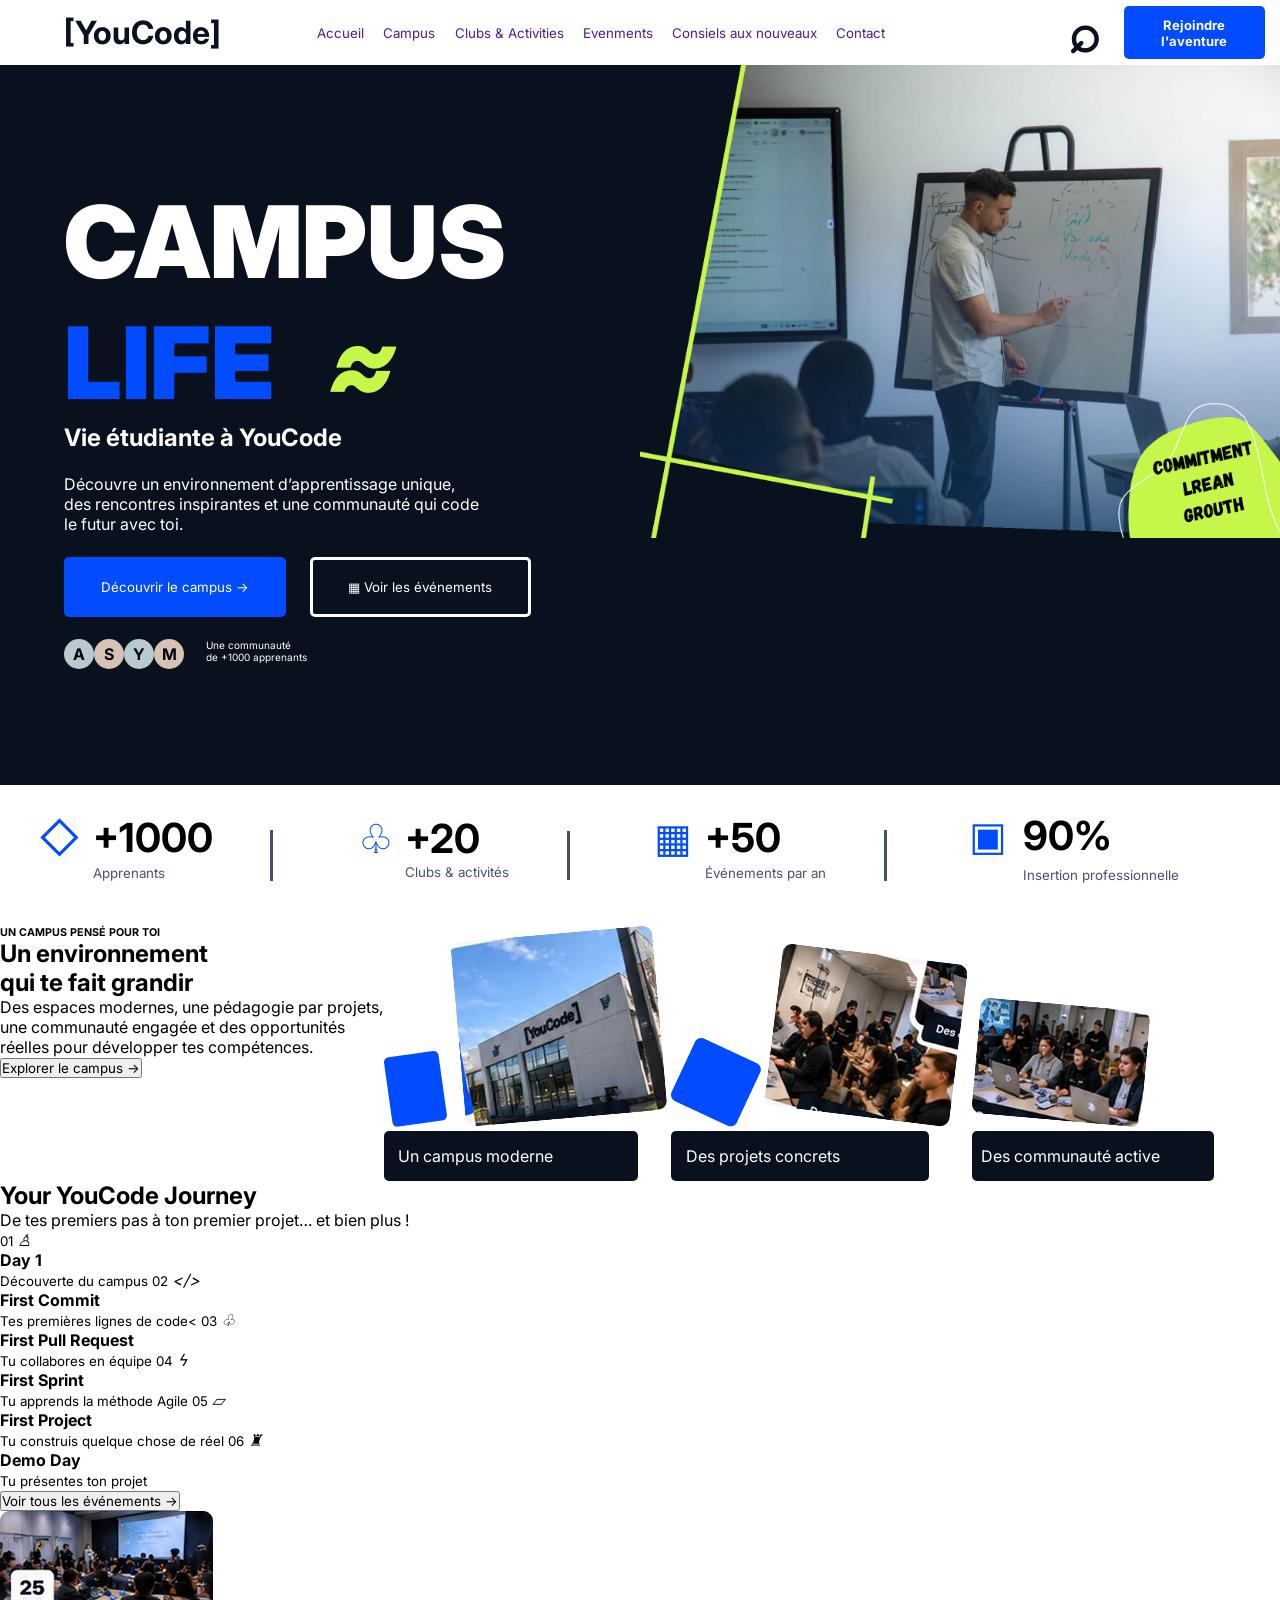
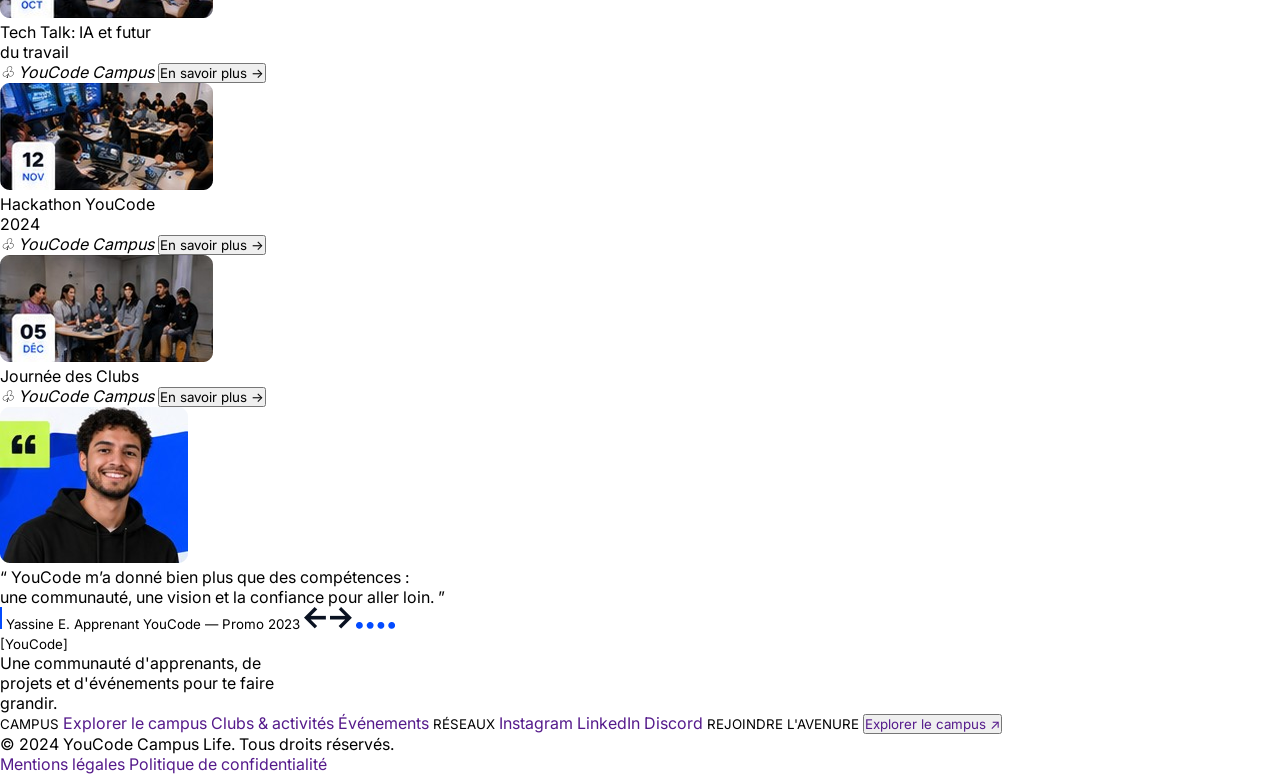
<file: Home/index.html>
<!DOCTYPE html>
<html lang="en">
<head>
  <link rel="icon" href="" type="">
  <meta charset="UTF-8">
  <meta name="viewport" content="width=device-width, initial-scale=1.0">
  <title>Campus life</title>
  <!-- <link rel="icon" type="image/x-icon" href="../assets/"> -->
  <link rel="stylesheet" href="style.css">
</head>
<body>
  <!-- 01 · Navigation -->
  <header>

    <nav>
      <a id="youcode-logo" href="">[YouCode]</a>
      <ul id="nav-links">
          <a href="">Accueil</a>
          <a href="">Campus</a>
          <a href="">Clubs & Activities</a>
          <a href="">Evenments</a>
          <a href="">Consiels  aux nouveaux</a>
          <a href="">Contact</a>
      </ul>
      <div id="nav-btns">
        <button id="search-btn">⌕</button>
        <button id="Rejoindre-btn">Rejoindre <br>l'aventure</button>
      </div>
    </nav>

  </header>
  <!-- END -->

  <main>
    <!-- 02 · Hero Campus Life -->
    <section id="hero-campus-life">

          <div id="hero-campus-div">

              <div>
              <span id="CLC">
                <h1 id="campus">CAMPUS</h1> <br>
                <h1 id="life">LIFE</h1>
                <i id="curv">≈</i>
              </span>

              <h2 hero-h2>Vie étudiante à YouCode</h2>

              <p id="hero-p">
                Découvre un environnement d’apprentissage unique,<br>
                des rencontres inspirantes et une communauté qui code <br>
                le futur avec toi.
              </p>
          </div>
          
          <div id="hero-btns">
            <button id="decouvrir-btn">Découvrir le campus →</button>
            <button id="événements-btn">▦  Voir les événements</button>
          </div>
          
          <div id="smalls">
            <span id="A">A</span>
            <span id="S">S</span>
            <span id="Y">Y</span>
            <span id="M">M</span>

            <p id="hero-last-p">Une communauté <br>
               de +1000 apprenants
            </p>

          </div>
          </div>
      

      <div id="hero-div-img">
        <img id="hero-img" src="../assets/Hero Campus Life/HERO.png" alt="">
      </div>

    </section>
    <!-- END -->

    <!-- 03 · Chiffres clés -->
    <section id="Chiffres-clés">

      <div class="analytics">
        <span class="icon2">◇</span>
        <span class="detail">

          <small class="num">+1000</small> <br>
          <small class="under-num">Apprenants</small>

        </span>
      </div>

      <div class="analytics">
        <span class="icon2">♧</span>
        <span class="detail">

          <small class="num">+20</small> <br>
          <small class="under-num">Clubs & activités</small>

        </span>

      </div>

      <div class="analytics">
        <span class="icon2">▦</span>
        <span class="detail">

          <small class="num">+50</small> <br>
          <small class="under-num">Événements par an</small>

        </span>
      </div>

      <div id="analytics-noBorder" class="analytics">
        <span class="icon2">▣</span>
        <span class="detail">

          <small class="num">90%</small> <br>
          <small class="under-num">Insertion professionnelle</small>

        </span>
      </div>

    </section>
    <!-- END -->

    <!-- 04 · Campus -->
    <section id="Campus">

      <div id="campus-details">
        <h6>UN CAMPUS PENSÉ POUR TOI</h6>
        <h2>Un environnement <br>
        qui te fait grandir</h2>
        <p>Des espaces modernes, une pédagogie par projets,<br>
          une communauté engagée et des opportunités <br>
          réelles pour développer tes compétences.</p>

          <button>Explorer le campus →</button>
      </div>

      <div id="campus-imgs">
        <span>
          <img src="../assets\campus\Accent bleu.png" alt="">
          <img src="../assets\campus\Photo · Campus.png" alt="">
          <div id="shape">Un campus moderne</div>

        </span>
        <span>
          <img src="../assets\campus\Accent violet.png" alt="">
          <img src="../assets\campus\Photo · Projets.png" alt="">
          <div id="shape">Des projets concrets</div>

        </span>
        <span>
          <img src="../assets\campus\Photo · Communauté.png" alt="">
          <div id="shape">Des communauté active</div>

        </span>
      </div>

    </section>
    <!-- END -->

    <!-- 05 · Your YouCode Journey -->
    <section id="Your-YouCode-Journey">
      <div>
        <h1>Your YouCode Journey</h1>
        <p>De tes premiers pas à ton premier projet… et bien plus !</p>

      </div>

      <div>

        <span>
          <small>01</small>
          <i>♙</i>
          <h4>Day 1</h4>
          <small>Découverte du campus</small>
        </span>

        <span>
          <small>02</small>
          <i>&lt;/&gt;</i>
          <h4>First Commit</h4>
          <small>Tes premières lignes de code<</small>
        </span>

        <span>
          <small>03</small>
          <i>♧</i>
          <h4>First Pull Request</h4>
          <small>Tu collabores en équipe</small>
        </span>

        <span>
          <small>04</small>
          <i>ϟ</i>
          <h4>First Sprint</h4>
          <small>Tu apprends la méthode Agile</small>
        </span>

        <span>
          <small>05</small>
          <i>▱</i>
          <h4>First Project</h4>
          <small>Tu construis quelque chose de réel</small>
        </span>

        <span>
          <small>06</small>
          <i>♜</i>
          <h4>Demo Day</h4>
          <small>Tu présentes ton projet</small>
        </span>

      </div>


    </section>
    <!-- END -->

    <!-- 06 · Événements -->
    <section id="Événements">
      <div>
        <small></small>
        <h3></h3>
        <p></p>
        <button>Voir tous les événements →</button>
      </div>

      <div>
        <img src="../assets/favicon/Événements/Photo · Événement 1.png" alt="">
        <p>Tech Talk: IA et futur <br>
          du travail</p>
        <i>♧  YouCode Campus</i>
        <button>En savoir plus →</button>
      </div>

      <div>
        <img src="../assets/favicon/Événements/Photo · Événement 2.png" alt="">
        <p>Hackathon YouCode <br>
          2024<br></p>
        <i>♧  YouCode Campus</i>
        <button>En savoir plus →</button>
      </div>

      <div>
        <img src="../assets/favicon/Événements/Photo · Événement 3.png" alt="">
        <p>Journée des Clubs</p>
        <i>♧  YouCode Campus</i>
        <button>En savoir plus →</button>
      </div>

    </section>
    <!-- END -->

    <!-- 07 · Témoignage -->
    <section id="Témoignage">
      <img src="../assets/favicon/Témoignage/Photo · Yassine.png" alt="">
      <p>“ YouCode m’a donné bien plus que des compétences : <br>
      une communauté, une vision et la confiance pour aller loin. ”</p>
      <i><img src="../assets/favicon/Témoignage/Accent auteur.png" alt=""></i>
      <small>Yassine E.</small>
      <small>Apprenant YouCode — Promo 2023</small>
      <span>
        <img src="../assets/favicon/Témoignage/←.png" alt="">
        <img src="../assets/favicon/Témoignage/→.png" alt="">
      </span>
      <i><img src="../assets/favicon/Témoignage/● ● ● ●.png" alt=""></i>
    </section>
    <!-- END -->
  </main>
  <!-- END Main -->

  <footer>
    <div id="footer-Layout">

      <div id="footer-top">

      <div id="brand">
        <small>[YouCode]</small>
        <p>Une communauté d'apprenants, de <br>
        projets et d'événements pour te faire <br>
        grandir.</p>
      </div>

      <div id="links">

        <span id="campus-liks">
          <small>CAMPUS</small>
          <a href="">Explorer le campus</a>
          <a href="">Clubs & activités</a>
          <a href="">Événements</a>
        </span>
      

        <span id="RÉSEAUX">
          <small>RÉSEAUX</small>
          <a href="">Instagram</a>
          <a href="">LinkedIn</a>
          <a href="">Discord</a>
        </span>

        <span id="CTA">
          <small>REJOINDRE L'AVENURE</small>
          <button>
            <a href="">Explorer le campus ↗</a>
          </button>
        </span>

      </div>
      <!-- END footer-top -->

       <!-- buttom -->
      <div id="footer-buttom">
        <p>&copy; 2024 YouCode Campus Life. Tous droits réservés.</p>
      </div>

      <div>
        <a href="">Mentions légales</a>
        <a href="">Politique de confidentialité</a>
      </div>
      
    </div>
    <!-- END Layout -->
  </footer>

</body>
</html>
</file>
<file: Home/style.css>
@font-face {
  font-family: Inter;
  src: url("../fonts/Inter-VariableFont_opsz\,wght.ttf");
}
*{
  font-family: "Inter";
  box-sizing: border-box;
  margin: 0;
  padding: 0;
}
body{
  padding: 0;
  margin: 0;
}

a{
  text-decoration: none;
}
section{
  margin: 0;
}


nav{
  background-color: #FFFFFF;
  margin: 0;
  display: flex;
  align-items: center;
  white-space: nowrap;
  
  #youcode-logo{
      color: #0A1222;
      margin-left:5%;
      font-weight:bolder;
      font-size:xx-large;
      display: flex;
      flex-grow: 1; 
    }
    #nav-links{
      font-size:smaller;
      justify-content: space-between;
      padding: 0;
      margin: 0;
      color: #0A1222;
      flex-grow: 3;

      a{
          margin: 0 1%;
      }
      a:hover{
        border-bottom: solid #034BFF;
        color: #034BFF;
      } 
    }

    #nav-btns{
      display: flex;
      flex-grow: 1;
      margin-right: 2%;

      #search-btn{
        margin-right: 10%;
        padding-top: 0;
        color: #0A1222;
        background: none;
        border: none;
        font-size: 6vh;
        font-weight: bolder;
        
      }
      #Rejoindre-btn{
        background: #034BFF;
        color: #FFFFFF;
        font-weight: bold;
        font-size: small;
        border-radius: 5px ;
        border: #034BFF;
        padding: 0 20%;
        margin: 3%;
      }
    }
}

/* hero-capus-life */
#hero-campus-life{
  margin: 0;
  padding: 0;
  height: 80vh;
  background: #08111D;
  display: flex;
  align-items: center;
  justify-content: space-between;
  color: #FFFFFF;

  #hero-campus-div{
    margin: 0 5%;
    /* overflow: hidden; */

    #CLC{
      width: 50%;
      #campus,#life,#curv{
        display: inline-block;
        font-size: 100px;
        font-weight:900;
        margin: 0;
      }
      #camup{
        color: #FFFFFF;
      }
      #life{
        color: #034BFF;
      }
      #curv{
        color: #C7F64A;
        margin-left: 10%;
      }

    }
    #hero-h2{
      margin: 0;
    }
    #hero-p{
      margin: 5% 0;
    }

    #hero-btns{
      text-wrap: nowrap;
      margin: 5% 0;

      #decouvrir-btn{
        color: #FFFFFF;
        background-color: #034BFF;
        border:solid #034BFF;
        border-radius: 5px;
        height: 60px;
        width: 50%;
        margin-right: 10px;
      }
      #événements-btn{
        border:solid #8EABFF  2px;
        border-radius: 5px;
        background: none;
        color: #FFFFFF;
        height: 60px;
        width: 50%;
        margin-left: 10px;
      }
      #événements-btn,#decouvrir-btn:hover{
        border: solid #FFFFFF;
        
      }
    }
    #smalls{
      display: inline-block;
      display: flex;
      flex-direction: row;
      /* justify-content: space-between; */

      span{
        display: inline-block;
        font-weight: bold;
        display: flex;
        justify-content: center;
        align-items: center;
        color: #000000;
      }
      #A{
        background-color: #B8C9CF;
        height: 30px;
        width: 30px;
        border-radius: 50%;
          }
          #S{
            background-color: #D7C3B6;
            height: 30px;
            width: 30px;
            border-radius: 50%;
        
          }
          #Y{
            background-color: #B8C9CF;
            height: 30px;
            width: 30px;
            border-radius: 50%;
        
          }
          #M{
            background-color: #D7C3B6;
            height: 30px;
            width: 30px;
            border-radius: 50%;
        
          }
          #hero-last-p{
            margin-left:5% ;
            font-size: x-small;
          }
    }

  }
  
  #hero-div-img{
    width: 50%;
    height: 100%;

    #hero-img{
      max-width: 100%;
    }
  }
}

#Chiffres-clés{
  display: flex;
  justify-content: space-around;
  align-items:center;
  height: 10vh;
  margin: 2% 0;
    #analytics-noBorder{
      border: none;
    }
    .analytics {
      border-right: solid #47526A ;
      line-height: 15px;
      display: flex;
      justify-content: center;
      padding-right: 5%;

      .icon2{
        color: #034BFF;
        font-size: 40px;
        font-weight:small;
        margin-right: 8%;
        
      }

      .detail{
        .num{
          margin-bottom: 5px;
          font-weight:bolder;
          font-size: 40px;
        }
        .under-num{
          display: inline-block;
          margin-top: 10%;
          white-space: nowrap;
          color: #47526A;

        }
      }

    }
    
  }
  

#Campus{
  display: flex;
  justify-content: space-around;
  flex-direction: row;
  #campus-details{
    width: 30%;
  }
  #campus-imgs{
    width: 70%;

    span{
      display: inline-block;
      #shape{
        display: flex;
        justify-content: center;
        align-items: center;

        background-color: #08111D;
        color: #FFFFFF;
        height: 50px;

        width: fit-content;
        white-space: nowrap;
        border-radius: 5px;
        padding: 0 30% 0 5%;
      }
    }
  }
}


/* p {
  word-wrap: break-word;
} */
</file>
